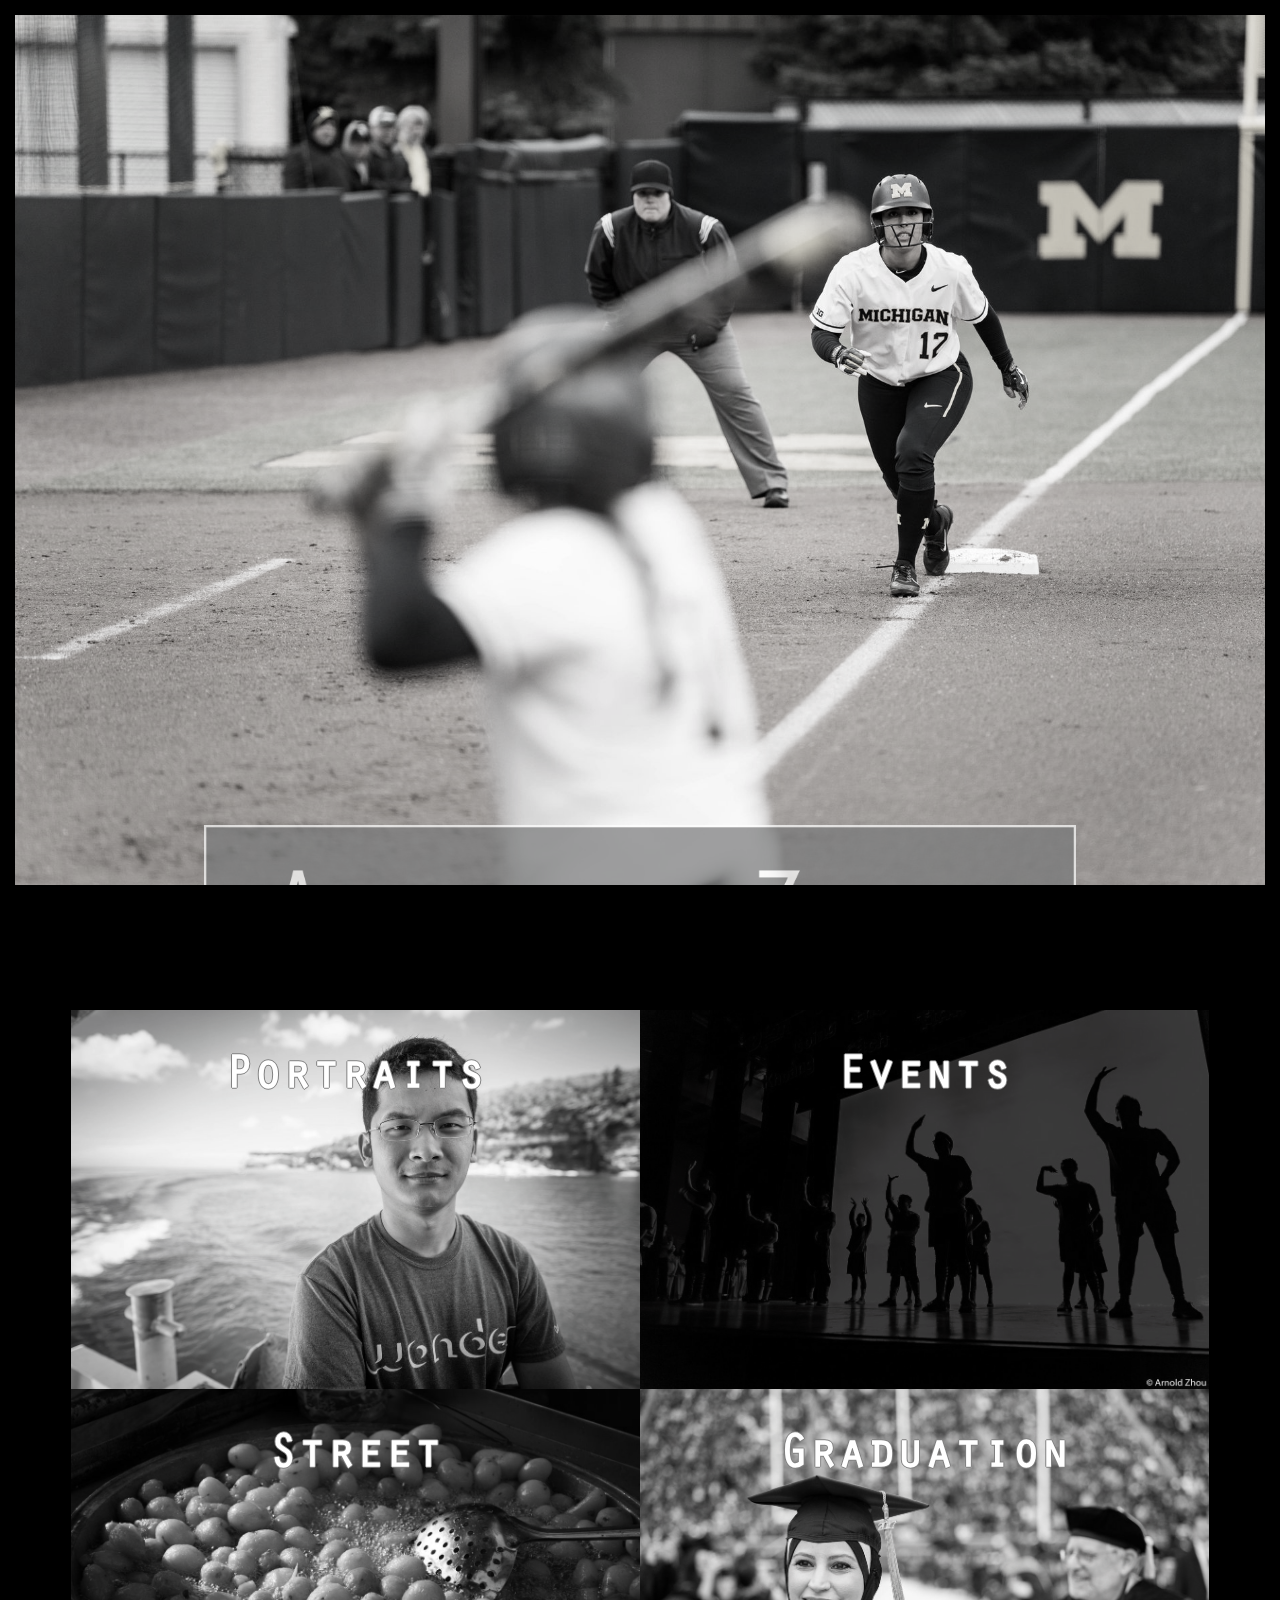
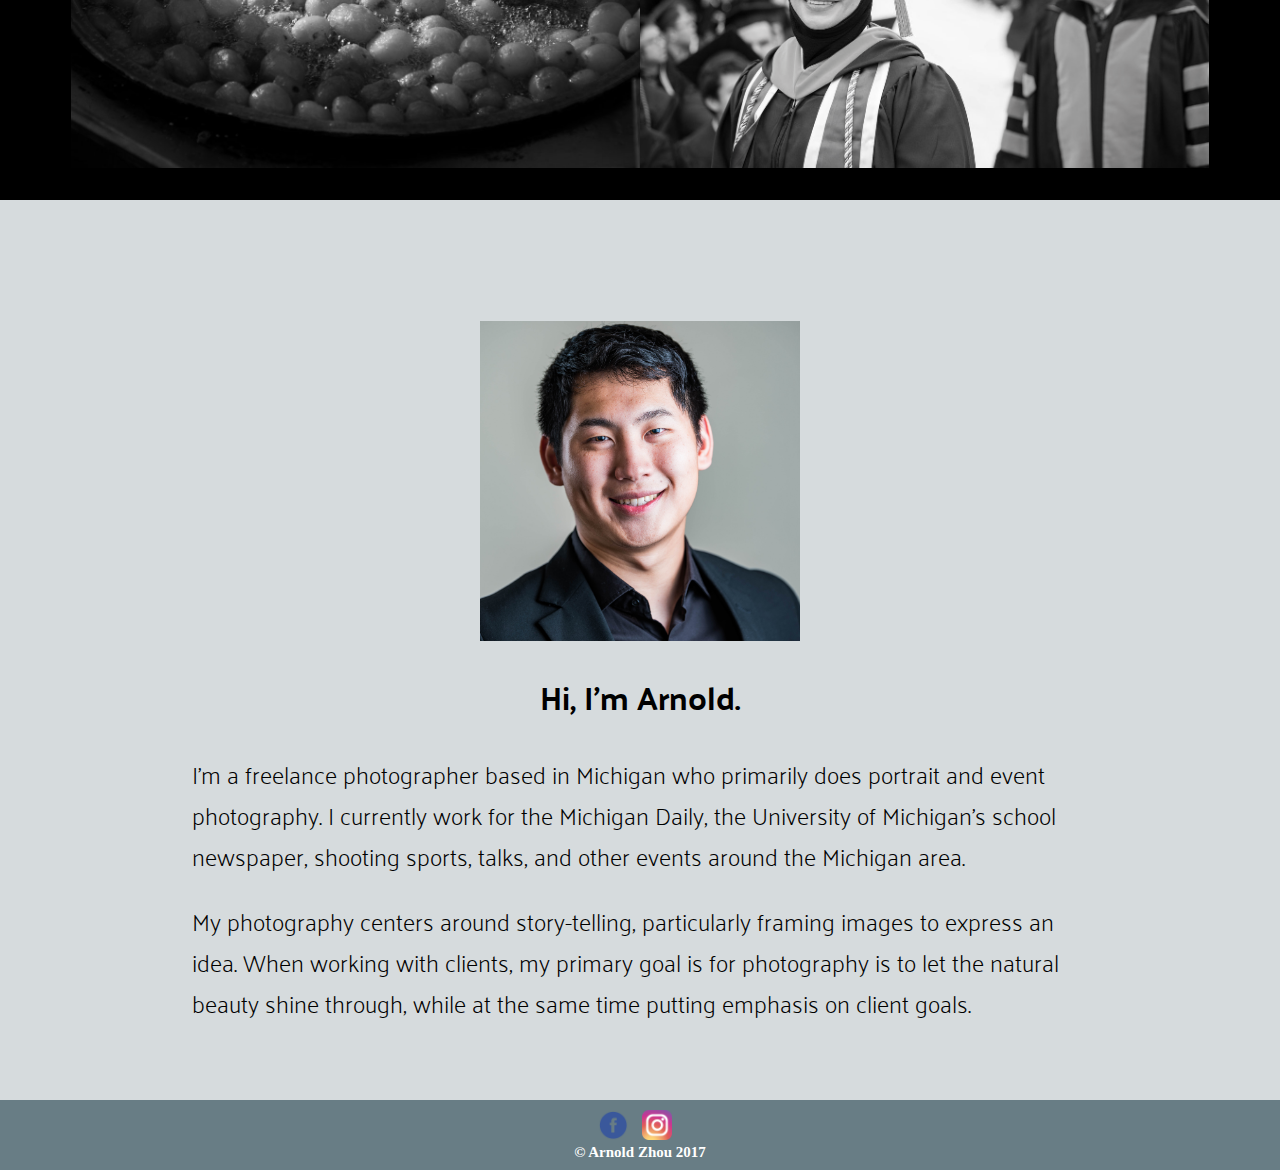
<file: index.html>
<!DOCTYPE html>
<html style="height: 100%;">
	<head>
		<title>Arnold Zhou - Visual Storyteller</title>
		<link rel="icon" href="favicon.ico">
		<meta charset="utf-8"></meta>
		<meta name="viewport" content="width=device-width, initial-scale=1"></meta>
		<!--Scripts-->
		<!--Needed for jquery-->
		<script src="https://ajax.googleapis.com/ajax/libs/jquery/3.1.1/jquery.min.js"></script>
		<!--created-->
		<link rel="stylesheet" href="index.css">
		<script src="assets/js/index.js"></script>
		<script src="assets/js/general.js"></script>
	</head>

	<body class="body-class">
		<div id="loading-screen">
			<h1 id="loading-words">Loading...</h1>
		</div>
		<div id="index-content">
			<section id="intro">
				<div class="intro-back">
					<div class="imageGrayscale">
						<div id="home-rotation-image-1" class="intro-class"></div>
						<div id="home-rotation-image-2" class="intro-class"></div>
						<a href="#work"><img src="assets/OtherPhotos/Arnold Zhou.png" id="intro-name" class="undragable"></img></a>
						<a href="#work"><img src="assets/OtherPhotos/arrow.png" id="intro-arrow" class="undragable"></img></a>
					</div>
				</div>
			</section>

			<section class="floatbar">
				<div id="index_floatable" class="floatable">
					<a href="#intro"><img src="assets/OtherPhotos/Arnold Zhou bw.png" class="float-logo undragable"></img></a>
					<button class="menu-collapsed-button" onclick="open_navbar_collapsed()">
						<span class="line"></span>
						<span class="line"></span>
						<span class="line"></span>
						<span class="line"></span>
					</button>
					<div class="navbar-collapsed-menu-drop">
						<a href="#about"><h1 class="floatbar-text">About</h1></a>
						<a href="#work"><h1 class="floatbar-text">Work</h1></a>	
						<a href="contact.html"><h1 class="floatbar-text">Contact</h1></a>
					</div>
					<div class="menu-full-choices">
						<div class="floatbar-options goto-contact">
							<a href="contact.html"><h1 class="floatbar-text">Contact</h1></a>
						</div>
						<div class="floatbar-options">
							<a class="goto-work" href="#work"><h1 class="floatbar-text">Work</h1></a>
						</div>
						<div class="floatbar-options">
							<a class="goto-about" href="#about"><h1 class="floatbar-text">About</h1></a>
						</div>
					</div>
				</div>
			</section>

			<!--HAVE TO LOOK INTO USING SPRITES INSTEAD OF SEPARATE IMAGES-->
			<!--https://css-tricks.com/css-sprites/-->
			<section id="work">
				<div class="pic-choice imageGrayscale">
					<div class="portraits-image imageGrayscale" onClick="document.location.href='portraits.html';">
						<h2>
							Portraits
						</h2>
					</div>
					<div class="events-image imageGrayscale" onClick="document.location.href='events.html';">
						<h2>
							Events
						</h2>
					</div>
					<div class="street-image imageGrayscale" onClick="document.location.href='street.html';">
						<h2>
							Street
						</h2>
					</div>
					<div class="graduation-image imageGrayscale" onClick="document.location.href='graduation.html';">
						<h2>
							Graduation
						</h2>
					</div>
				</div>
			</section>

			<section id="about">
				<div class="about-page">
					<img src="assets/OtherPhotos/Personal.jpg" class="about-pic undragable"></img>
					<div class="about-text">
						<h2>Hi, I'm Arnold.</h2>
						<p>I'm a freelance photographer based in Michigan who primarily does portrait and event photography. I currently work for the Michigan Daily, the University of Michigan's school newspaper, shooting sports, talks, and other events around the Michigan area.</p>

						<p>My photography centers around story-telling, particularly framing images to express an idea.
						When working with clients, my primary goal is for photography is to let the natural beauty shine through, while at the same time putting emphasis on client goals.</p>
					</div>
			</section>
			<div class="copyright">
				<a href="https://facebook.com/arnoldzhouphoto"><img src="assets/OtherPhotos/facebook.png" alt="Facebook"></a>
				<a href="https://www.instagram.com/azoom1396/"><img src="assets/OtherPhotos/instagram.png" alt="Instagram"></a>
				<h3>©  Arnold Zhou 2017</h3>
			</div>
		</div>
	</body>
</html>
</file>
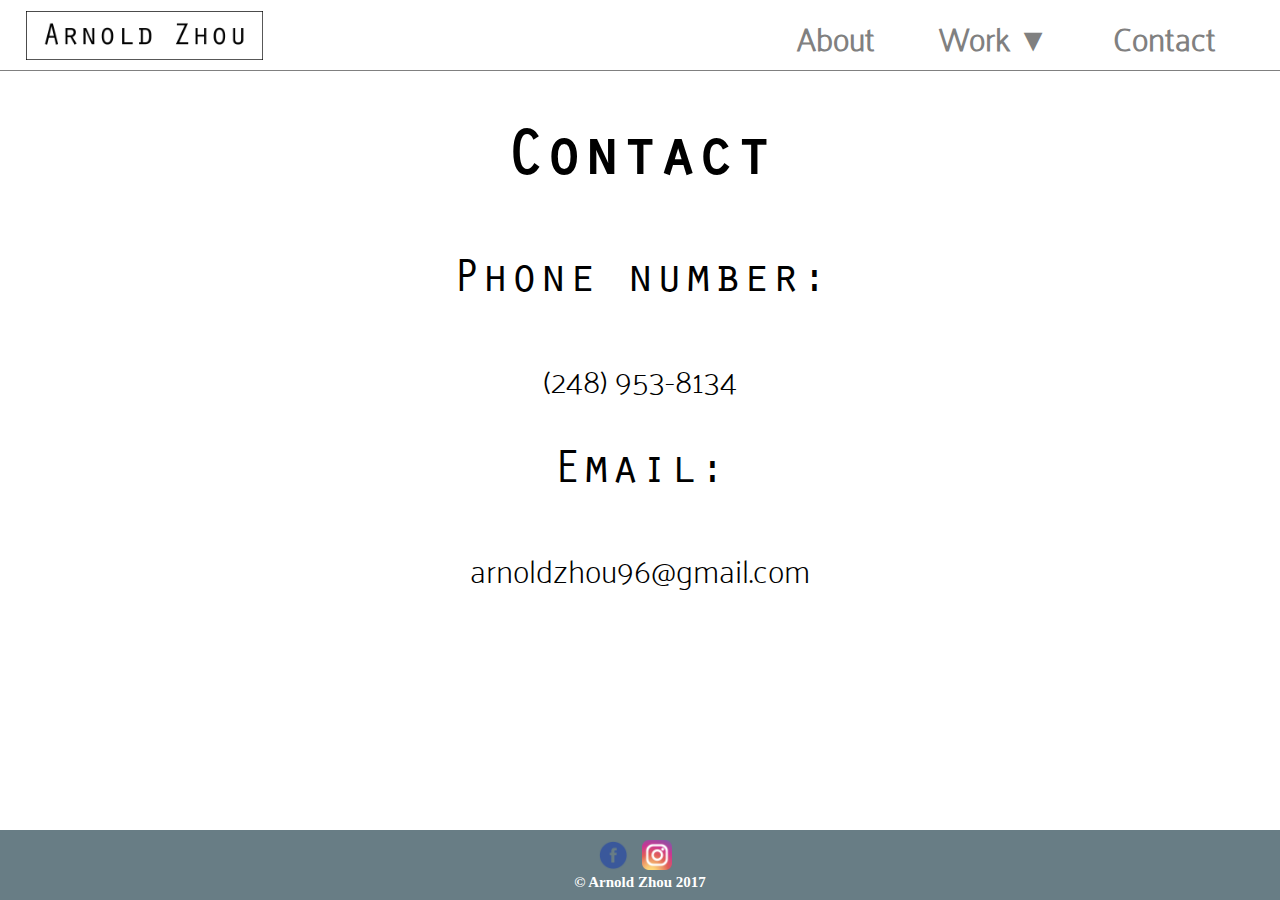
<file: contact.html>
<!DOCTYPE html>
<html>
	<head>
		<title>Arnold Zhou | Contact</title>
		<link rel="icon" href="favicon.ico">
		<meta charset="utf-8"></meta>
		<meta name="viewport" content="width=device-width, initial-scale=1"></meta>
		<!--Scripts-->
		<!--Needed for jquery-->
		<script src="https://ajax.googleapis.com/ajax/libs/jquery/3.1.1/jquery.min.js"></script>
		<!--created-->
		<link rel="stylesheet" href="index.css">
		<link rel="stylesheet" href="portraits.css">
		<link rel="stylesheet" href="contact.css">
		<script src="assets/js/general.js"></script>
	</head>
	<body class="body-class">
		<section class="floatbar">
			<div class="floatable">
				<a href="index.html#intro"><img src="assets/OtherPhotos/Arnold Zhou bw.png" class="float-logo undragable"></img></a>
				<button class="menu-collapsed-button" onclick="open_navbar_collapsed()">
					<span class="line"></span>
					<span class="line"></span>
					<span class="line"></span>
					<span class="line"></span>
				</button>
				<div class="navbar-collapsed-menu-drop">
					<a href="index.html#about"><h1 class="floatbar-text">About</h1></a>
					<a href="index.html#work">
						<h1 class="floatbar-text collapse-floatbar-drop">Work
							<div class="floatbar-dropdown">
								<div><a href="portraits.html"><h3>Portraits</h3></a></div>
								<div><a href="events.html"><h3>Events</h3></a></div>
								<div><a href="street.html"><h3>Street</h3></a></div>
								<div><a href="graduation.html"><h3>Graduation</h3></a></div>
							</div>
						</h1>
					</a>
					<a href="contact.html"><h1 class="floatbar-text">Contact</h1></a>
				</div>
				<div class="menu-full-choices">
					<div class="floatbar-options goto-contact">
						<a href="contact.html"><h1 class="floatbar-text">Contact</h1></a>
					</div>
					<div class="floatbar-options floatbar-drop">
						<a class="goto-work" href="index.html#work"><h1 class="floatbar-text">Work ▼</h1></a>
						<div class="floatbar-dropdown">
							<div><a href="portraits.html"><h3>Portraits</h3></a></div>
							<div><a href="events.html"><h3>Events</h3></a></div>
							<div><a href="street.html"><h3>Street</h3></a></div>
							<div><a href="graduation.html"><h3>Graduation</h3></a></div>
						</div>
					</div>
					<div class="floatbar-options">
						<a class="goto-about" href="index.html#about"><h1 class="floatbar-text">About</h1></a>
					</div>
				</div>
			</div>
		</section>

		<section id="contact-section">
			<div id="contact-container">
				<h2>Contact</h2>
				<p>Phone number:</p>
				<p>(248) 953-8134</p>
				<p>Email:</p>
				<p>arnoldzhou96@gmail.com</p>
			</div>
		</section>
		<div class="copyright contact-copyright">
			<a href="https://facebook.com/arnoldzhouphoto"><img src="assets/OtherPhotos/facebook.png" alt="Facebook"></a>
			<a href="https://www.instagram.com/azoom1396/"><img src="assets/OtherPhotos/instagram.png" alt="Instagram"></a>
			<h3>©  Arnold Zhou 2017</h3>
		</div>
	</body>
</html>
</file>
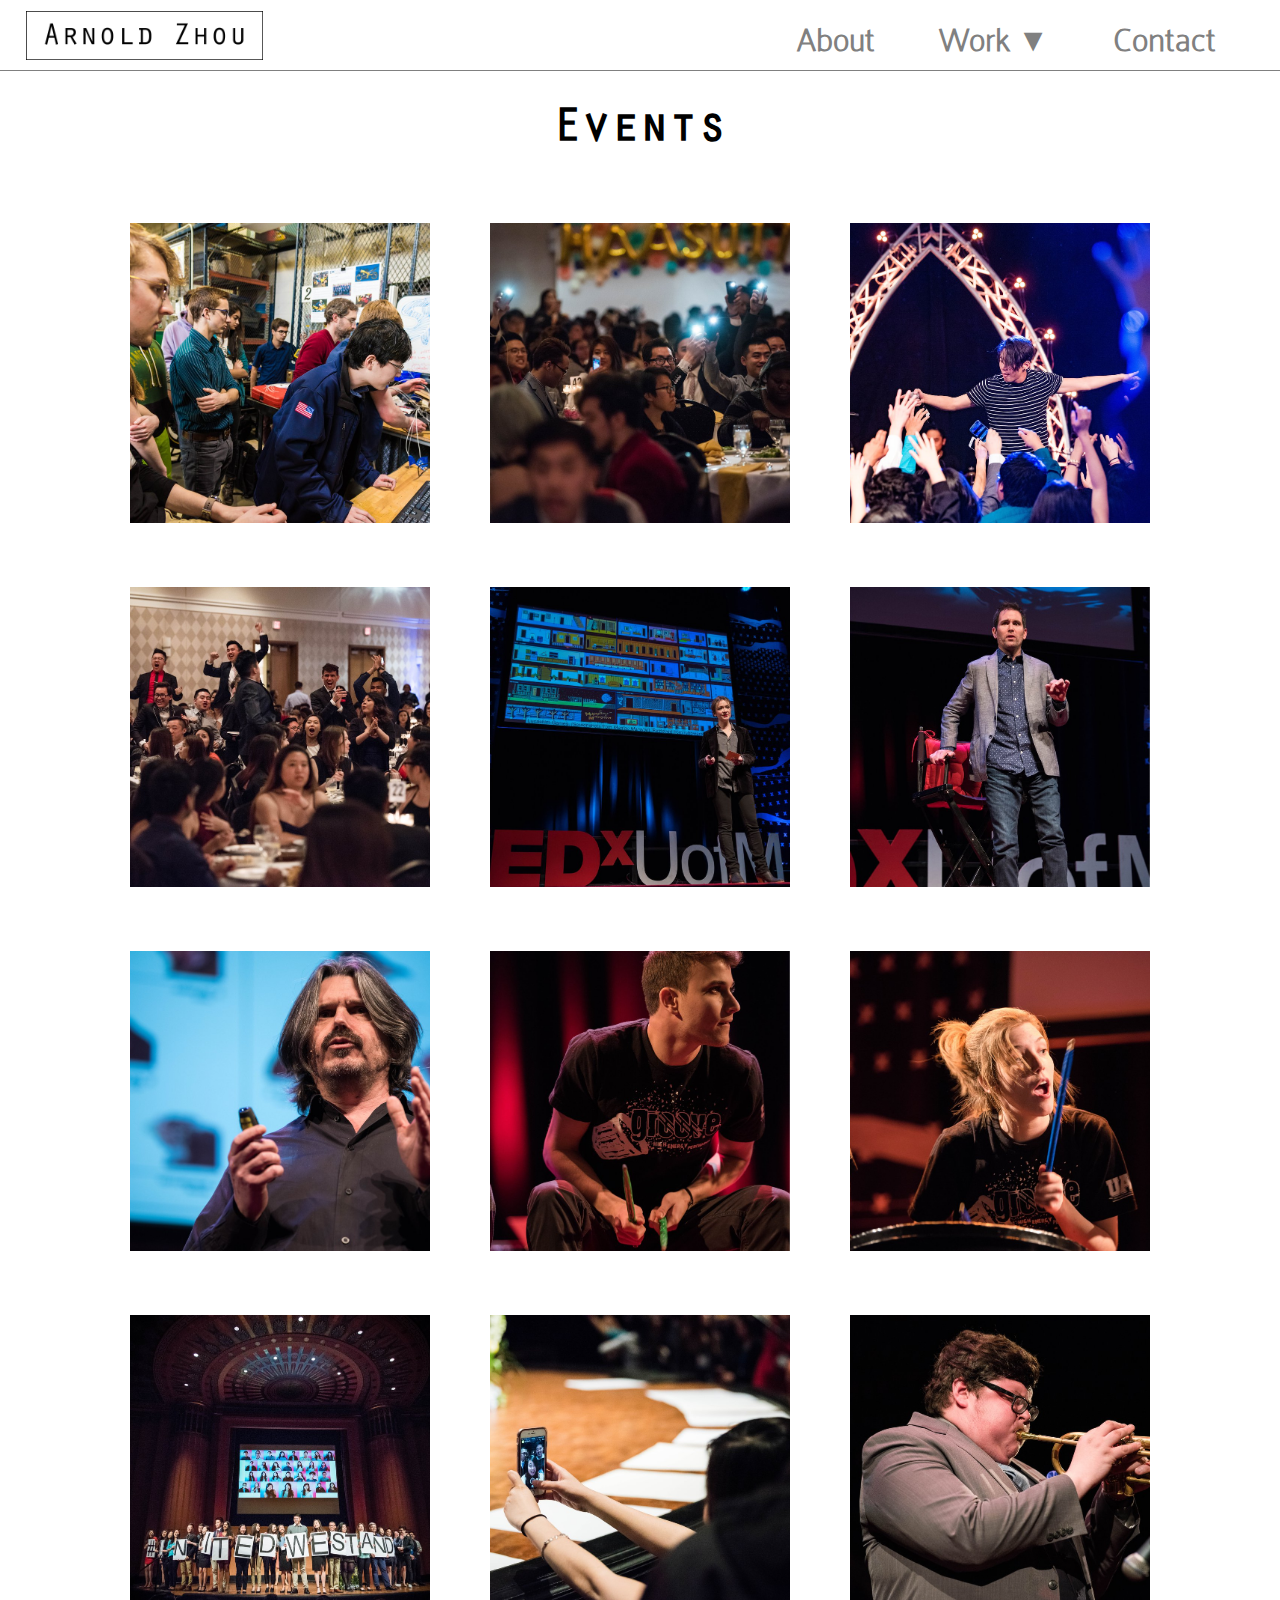
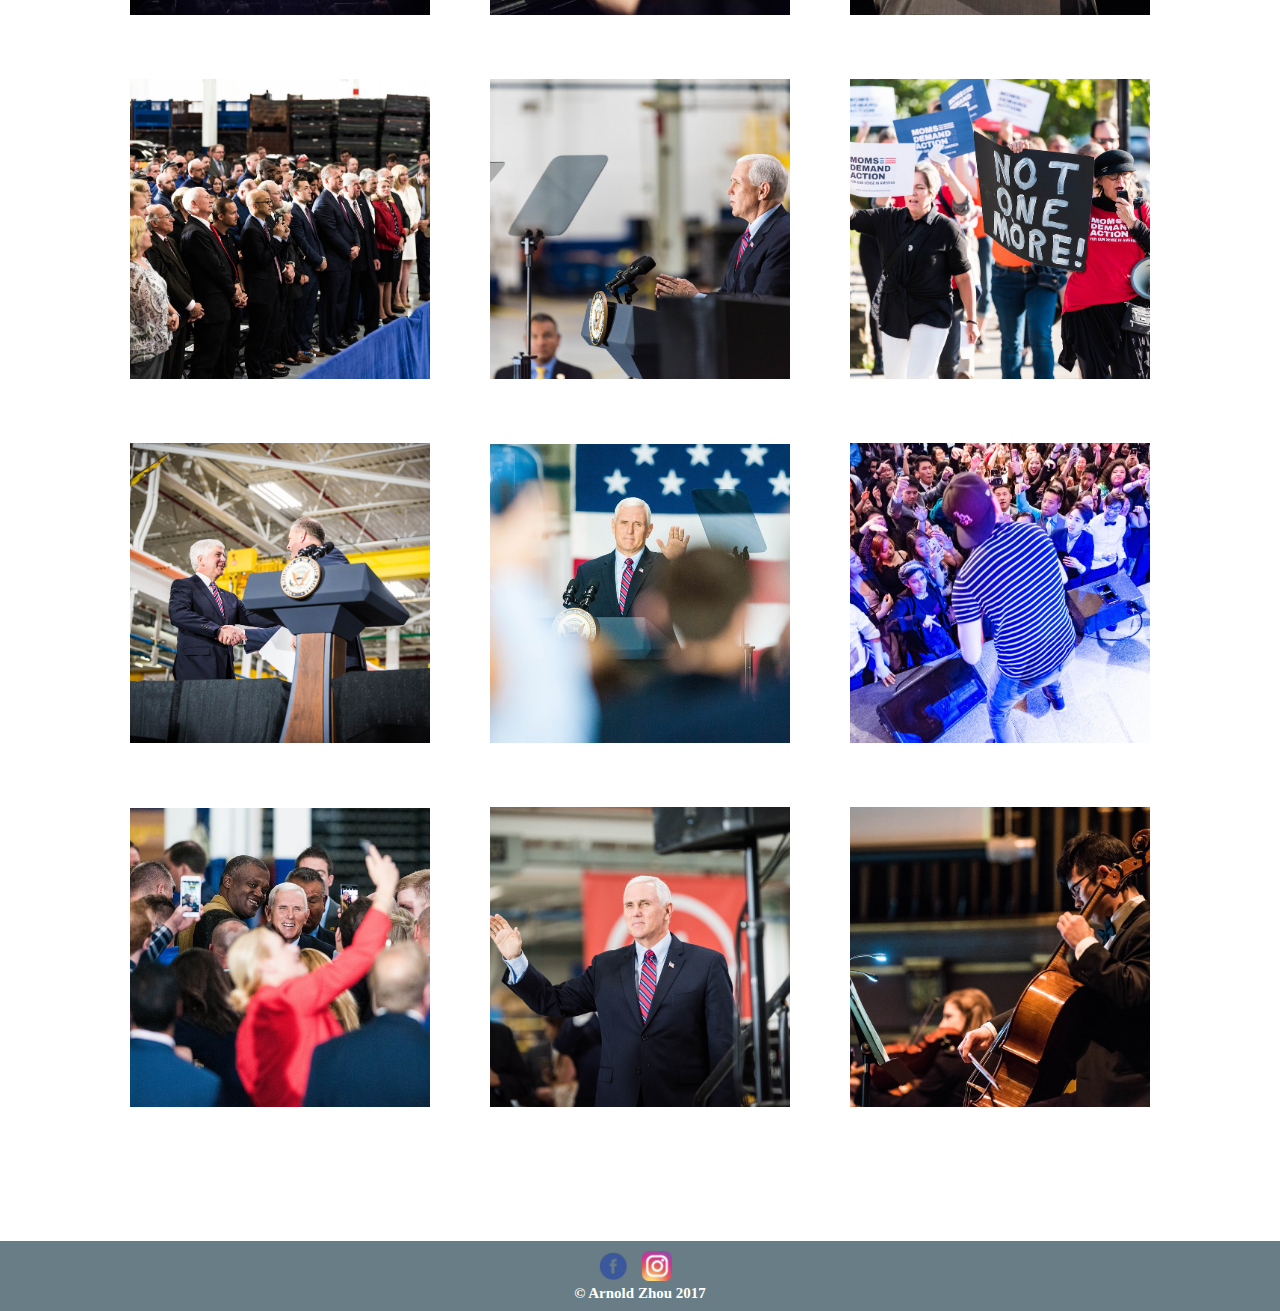
<file: events.html>
<!DOCTYPE html>
<html>
	<head>
		<title>Arnold Zhou | Events</title>
		<link rel="icon" href="favicon.ico">
		<meta charset="utf-8"></meta>
		<meta name="viewport" content="width=device-width, initial-scale=1"></meta>
		<!--Scripts-->
		<!--Needed for jquery-->
		<script src="https://ajax.googleapis.com/ajax/libs/jquery/3.1.1/jquery.min.js"></script>
		<!--created-->
		<link rel="stylesheet" href="index.css">
		<link rel="stylesheet" href="portraits.css">
		<script src="assets/js/pictures.js"></script>
		<script src="assets/js/general.js"></script>
	</head>
	<body class="body-class">
		<section class="floatbar">
			<div class="floatable">
				<a href="index.html#intro"><img src="assets/OtherPhotos/Arnold Zhou bw.png" class="float-logo undragable"></img></a>
				<button class="menu-collapsed-button" onclick="open_navbar_collapsed()">
					<span class="line"></span>
					<span class="line"></span>
					<span class="line"></span>
					<span class="line"></span>
				</button>
				<div class="navbar-collapsed-menu-drop">
					<a href="index.html#about"><h1 class="floatbar-text">About</h1></a>
					<a href="index.html#work">
						<h1 class="floatbar-text collapse-floatbar-drop">Work
							<div class="floatbar-dropdown">
								<div><a href="portraits.html"><h3>Portraits</h3></a></div>
								<div><a href="events.html"><h3>Events</h3></a></div>
								<div><a href="street.html"><h3>Street</h3></a></div>
								<div><a href="graduation.html"><h3>Graduation</h3></a></div>
							</div>
						</h1>
					</a>
					<a href="contact.html"><h1 class="floatbar-text">Contact</h1></a>
				</div>
				<div class="menu-full-choices">
					<div class="floatbar-options goto-contact">
						<a href="contact.html"><h1 class="floatbar-text">Contact</h1></a>
					</div>
					<div class="floatbar-options floatbar-drop">
						<a class="goto-work" href="index.html#work"><h1 class="floatbar-text">Work ▼</h1></a>
						<div class="floatbar-dropdown">
							<div><a href="portraits.html"><h3>Portraits</h3></a></div>
							<div><a href="events.html"><h3>Events</h3></a></div>
							<div><a href="street.html"><h3>Street</h3></a></div>
							<div><a href="graduation.html"><h3>Graduation</h3></a></div>
						</div>
					</div>
					<div class="floatbar-options">
						<a class="goto-about" href="index.html#about"><h1 class="floatbar-text">About</h1></a>
					</div>
				</div>
			</div>
		</section>

		<h1 class="page-name">Name</h1>

		<div class="loader-container">
			<div></div>
			<div></div>
			<div></div>
			<div></div>
		</div>

		<section class="photo-container" id="Events-container">
		</section>
		<section class="single-photo-container" oncontextmenu="return false;">
			<button type="button" class="close-button" aria-label="Close">
				<span>&times;</span>
			</button>
			<button type="button" class="move-button left-button">
				<span>&lsaquo;</span>
			</button>
			<div id="Events-container-large" class="large-picture-container">
			</div>
			<button type="button" class="move-button right-button">
				<span>&rsaquo;</span>
			</button>
		</section>
		<div class="copyright">
			<a href="https://facebook.com/arnoldzhouphoto"><img src="assets/OtherPhotos/facebook.png" alt="Facebook"></a>
			<a href="https://www.instagram.com/azoom1396/"><img src="assets/OtherPhotos/instagram.png" alt="Instagram"></a>
			<h3>©  Arnold Zhou 2017</h3>
		</div>
	</body>
</html>
</file>
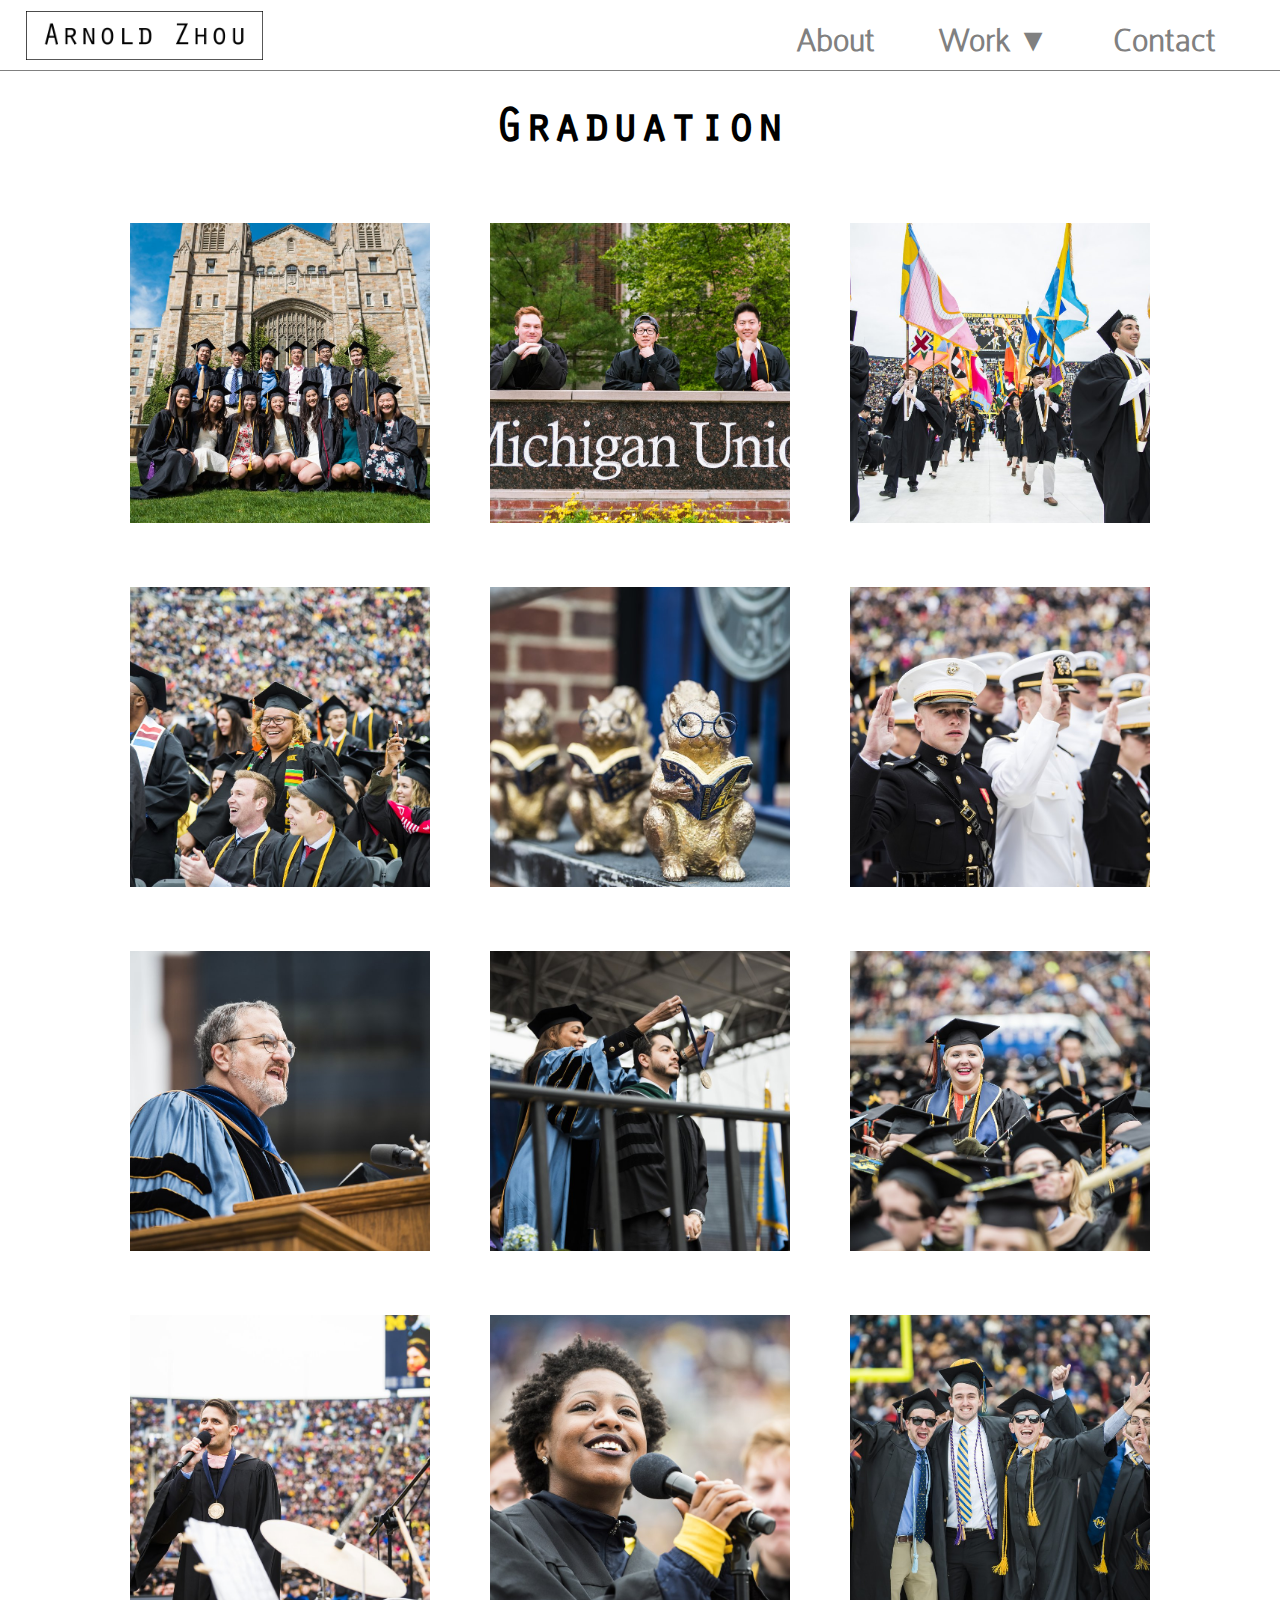
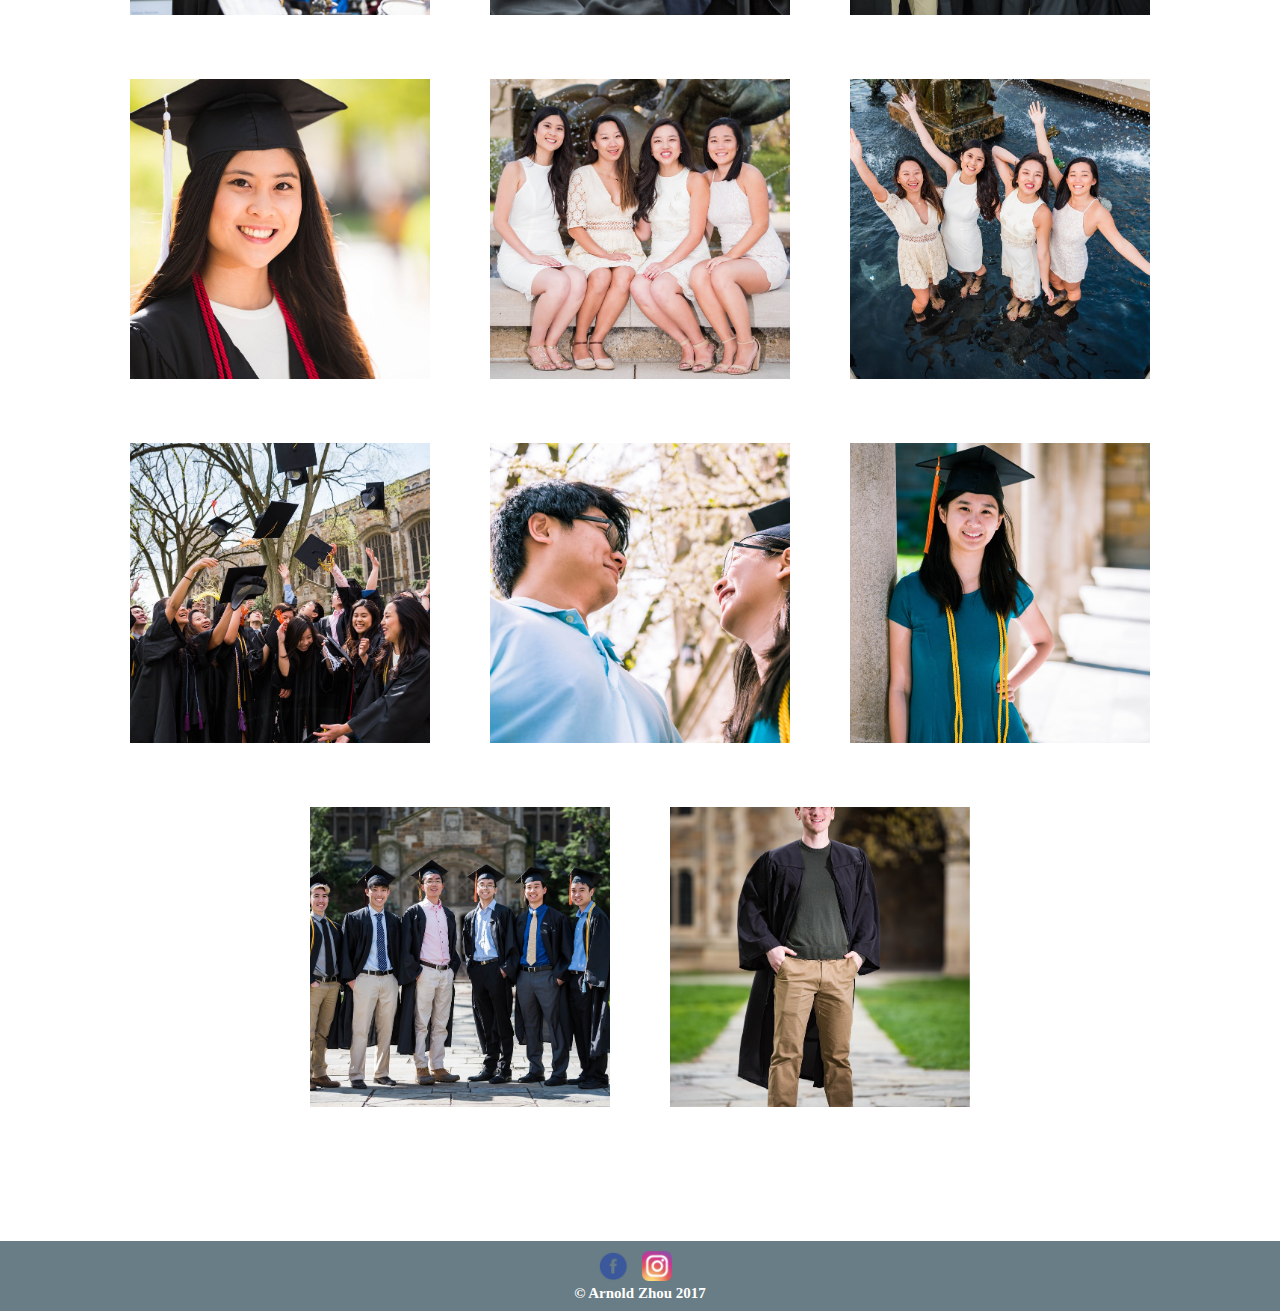
<file: graduation.html>
<!DOCTYPE html>
<html>
	<head>
		<title>Arnold Zhou | Graduation</title>
		<link rel="icon" href="favicon.ico">
		<meta charset="utf-8"></meta>
		<meta name="viewport" content="width=device-width, initial-scale=1"></meta>
		<!--Scripts-->
		<!--Needed for jquery-->
		<script src="https://ajax.googleapis.com/ajax/libs/jquery/3.1.1/jquery.min.js"></script>
		<!--created-->
		<link rel="stylesheet" href="index.css">
		<link rel="stylesheet" href="portraits.css">
		<script src="assets/js/pictures.js"></script>
		<script src="assets/js/general.js"></script>
	</head>
	<body class="body-class">
		<section class="floatbar">
			<div class="floatable">
				<a href="index.html#intro"><img src="assets/OtherPhotos/Arnold Zhou bw.png" class="float-logo undragable"></img></a>
				<button class="menu-collapsed-button" onclick="open_navbar_collapsed()">
					<span class="line"></span>
					<span class="line"></span>
					<span class="line"></span>
					<span class="line"></span>
				</button>
				<div class="navbar-collapsed-menu-drop">
					<a href="index.html#about"><h1 class="floatbar-text">About</h1></a>
					<a href="index.html#work">
						<h1 class="floatbar-text collapse-floatbar-drop">Work
							<div class="floatbar-dropdown">
								<div><a href="portraits.html"><h3>Portraits</h3></a></div>
								<div><a href="events.html"><h3>Events</h3></a></div>
								<div><a href="street.html"><h3>Street</h3></a></div>
								<div><a href="graduation.html"><h3>Graduation</h3></a></div>
							</div>
						</h1>
					</a>
					<a href="contact.html"><h1 class="floatbar-text">Contact</h1></a>
				</div>
				<div class="menu-full-choices">
					<div class="floatbar-options goto-contact">
						<a href="contact.html"><h1 class="floatbar-text">Contact</h1></a>
					</div>
					<div class="floatbar-options floatbar-drop">
						<a class="goto-work" href="index.html#work"><h1 class="floatbar-text">Work ▼</h1></a>
						<div class="floatbar-dropdown">
							<div><a href="portraits.html"><h3>Portraits</h3></a></div>
							<div><a href="events.html"><h3>Events</h3></a></div>
							<div><a href="street.html"><h3>Street</h3></a></div>
							<div><a href="graduation.html"><h3>Graduation</h3></a></div>
						</div>
					</div>
					<div class="floatbar-options">
						<a class="goto-about" href="index.html#about"><h1 class="floatbar-text">About</h1></a>
					</div>
				</div>
			</div>
		</section>

		<h1 class="page-name">Name</h1>

		<div class="loader-container">
			<div></div>
			<div></div>
			<div></div>
			<div></div>
		</div>

		<section class="photo-container" id="Graduation-container">
		</section>
		<section class="single-photo-container" oncontextmenu="return false;">
			<button type="button" class="close-button" aria-label="Close">
				<span>&times;</span>
			</button>
			<button type="button" class="move-button left-button">
				<span>&lsaquo;</span>
			</button>
			<div id="Graduation-container-large" class="large-picture-container">
			</div>
			<button type="button" class="move-button right-button">
				<span>&rsaquo;</span>
			</button>
		</section>
		<div class="copyright">
			<a href="https://facebook.com/arnoldzhouphoto"><img src="assets/OtherPhotos/facebook.png" alt="Facebook"></a>
			<a href="https://www.instagram.com/azoom1396/"><img src="assets/OtherPhotos/instagram.png" alt="Instagram"></a>
			<h3>©  Arnold Zhou 2017</h3>
		</div>
	</body>
</html>
</file>
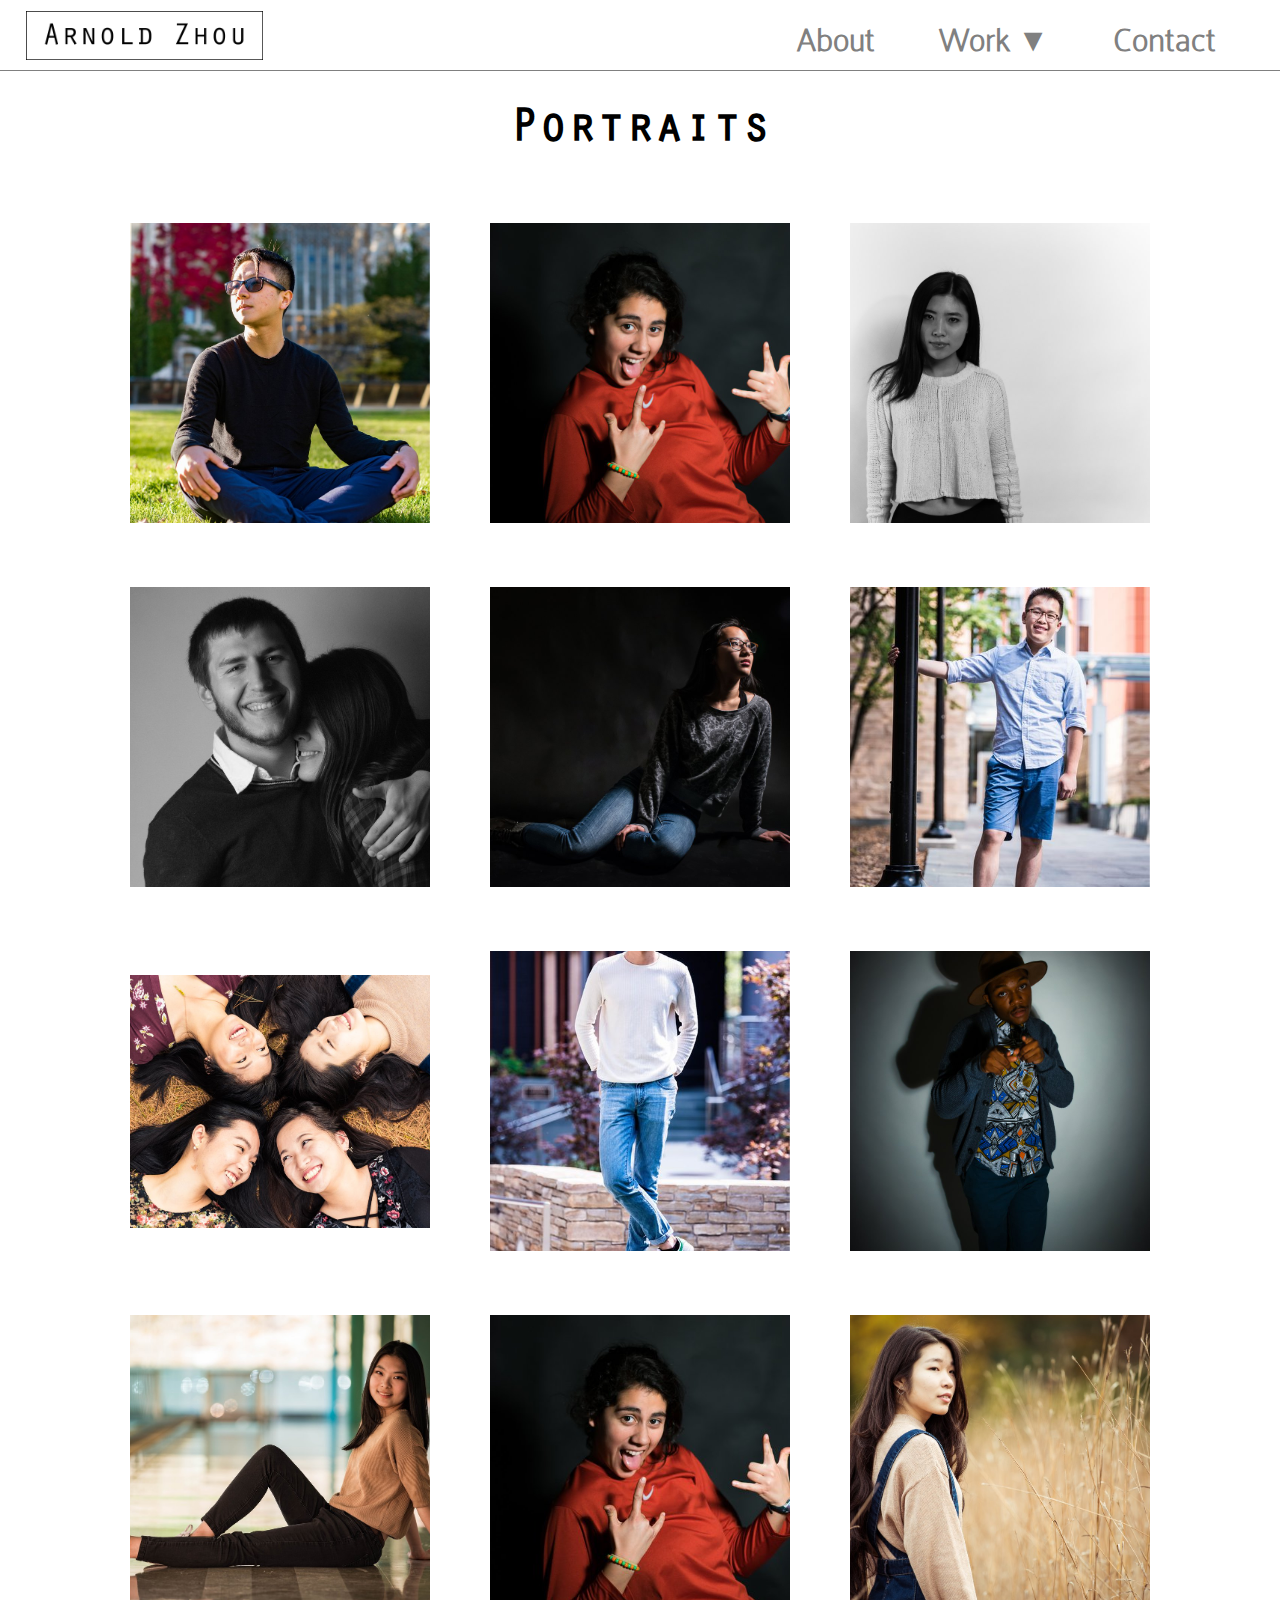
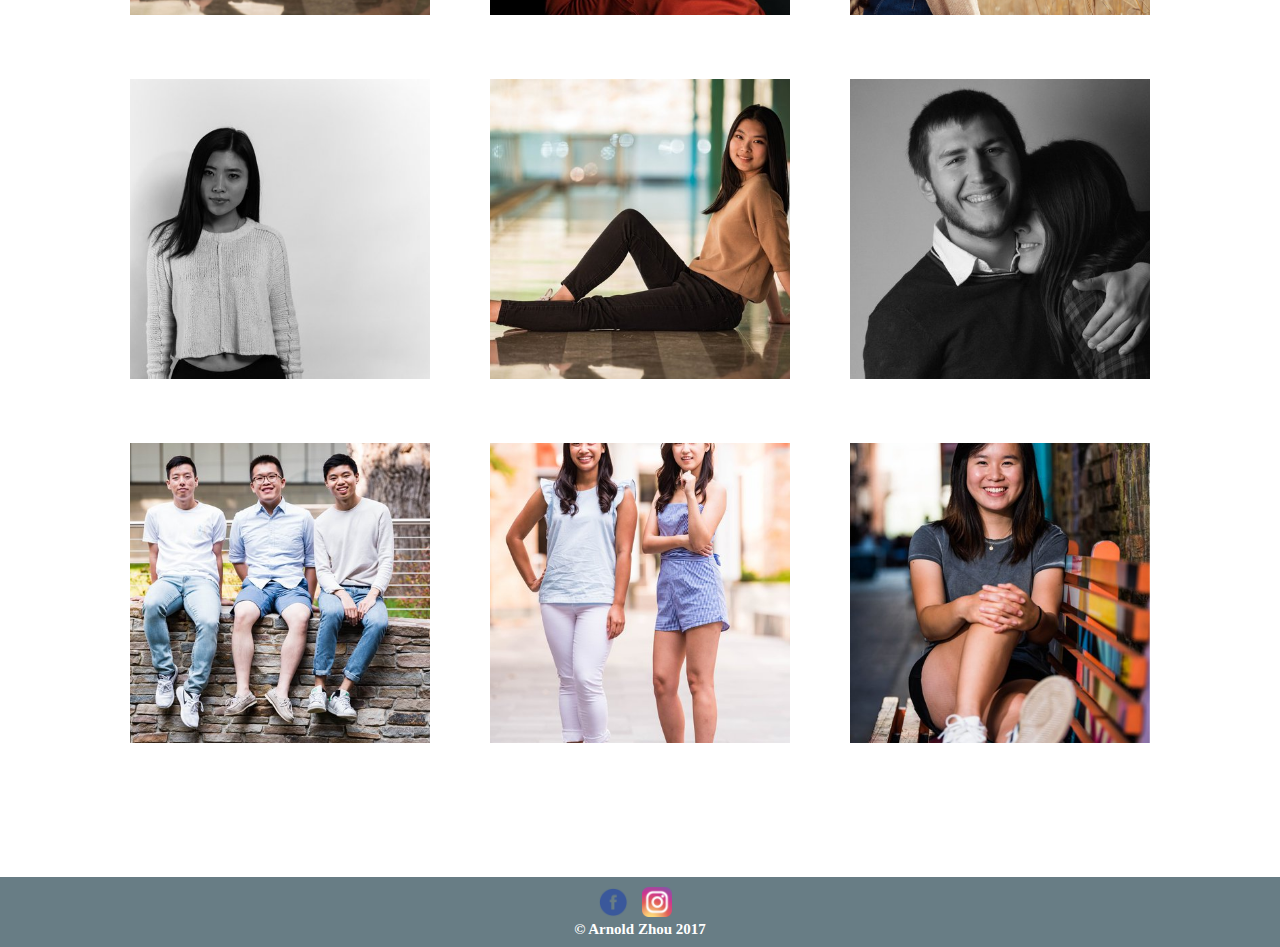
<file: portraits.html>
<!DOCTYPE html>
<html>
	<head>
		<title>Arnold Zhou | Portraits</title>
		<link rel="icon" href="favicon.ico">
		<meta charset="utf-8"></meta>
		<meta name="viewport" content="width=device-width, initial-scale=1"></meta>
		<!--Scripts-->
		<!--Needed for jquery-->
		<script src="https://ajax.googleapis.com/ajax/libs/jquery/3.1.1/jquery.min.js"></script>
		<!--created-->
		<link rel="stylesheet" href="index.css">
		<link rel="stylesheet" href="portraits.css">
		<script src="assets/js/pictures.js"></script>
		<script src="assets/js/general.js"></script>
	</head>
	<body class="body-class">
		<section class="floatbar">
			<div class="floatable">
				<a href="index.html#intro"><img src="assets/OtherPhotos/Arnold Zhou bw.png" class="float-logo undragable"></img></a>
				<button class="menu-collapsed-button" onclick="open_navbar_collapsed()">
					<span class="line"></span>
					<span class="line"></span>
					<span class="line"></span>
					<span class="line"></span>
				</button>
				<div class="navbar-collapsed-menu-drop">
					<a href="index.html#about"><h1 class="floatbar-text">About</h1></a>
					<a href="index.html#work">
						<h1 class="floatbar-text collapse-floatbar-drop">Work
							<div class="floatbar-dropdown">
								<div><a href="portraits.html"><h3>Portraits</h3></a></div>
								<div><a href="events.html"><h3>Events</h3></a></div>
								<div><a href="street.html"><h3>Street</h3></a></div>
								<div><a href="graduation.html"><h3>Graduation</h3></a></div>
							</div>
						</h1>
					</a>	
					<a href="contact.html"><h1 class="floatbar-text">Contact</h1></a>
				</div>
				<div class="menu-full-choices">
					<div class="floatbar-options goto-contact">
						<a href="contact.html"><h1 class="floatbar-text">Contact</h1></a>
					</div>
					<div class="floatbar-options floatbar-drop">
						<a class="goto-work" href="index.html#work"><h1 class="floatbar-text">Work ▼</h1></a>
						<div class="floatbar-dropdown">
							<div><a href="portraits.html"><h3>Portraits</h3></a></div>
							<div><a href="events.html"><h3>Events</h3></a></div>
							<div><a href="street.html"><h3>Street</h3></a></div>
							<div><a href="graduation.html"><h3>Graduation</h3></a></div>
						</div>
					</div>
					<div class="floatbar-options">
						<a class="goto-about" href="index.html#about"><h1 class="floatbar-text">About</h1></a>
					</div>
				</div>
			</div>
		</section>

		<h1 class="page-name">Name</h1>

		<div class="loader-container">
			<div></div>
			<div></div>
			<div></div>
			<div></div>
		</div>
		
		<section class="photo-container" id="Portraits-container">
			
			<!--img class="photo" src="Portraits/1.jpg" alt="Portrait1"></img-->
		</section>

		<section class="single-photo-container" oncontextmenu="return false;">
			<button type="button" class="close-button" aria-label="Close">
				<span>&times;</span>
			</button>
			<button type="button" class="move-button left-button">
				<span>&lsaquo;</span>
			</button>
			<div id="Portraits-container-large" class="large-picture-container">
			</div>
			<button type="button" class="move-button right-button">
				<span>&rsaquo;</span>
			</button>
		</section>
		<div class="copyright">
			<a href="https://facebook.com/arnoldzhouphoto"><img src="assets/OtherPhotos/facebook.png" alt="Facebook"></a>
			<a href="https://www.instagram.com/azoom1396/"><img src="assets/OtherPhotos/instagram.png" alt="Instagram"></a>
			<h3>©  Arnold Zhou 2017</h3>
		</div>
	</body>
</html>
</file>
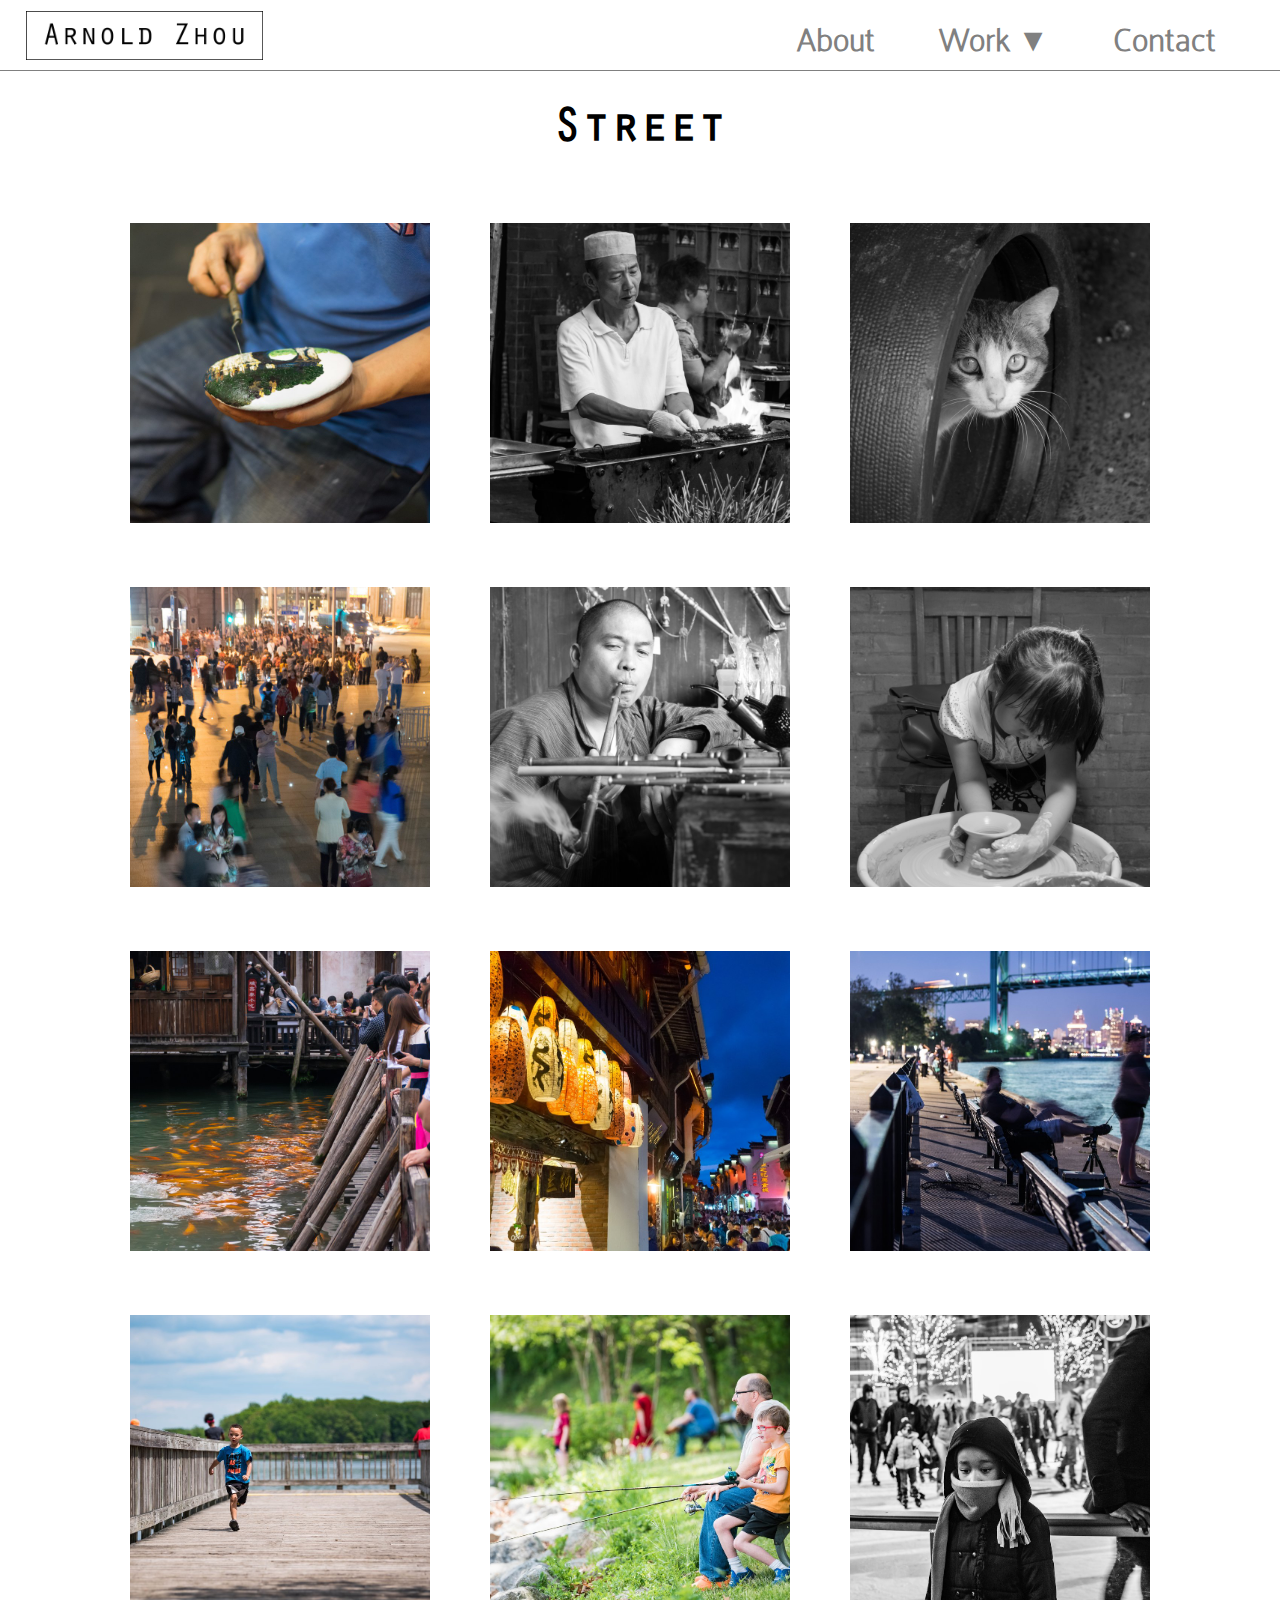
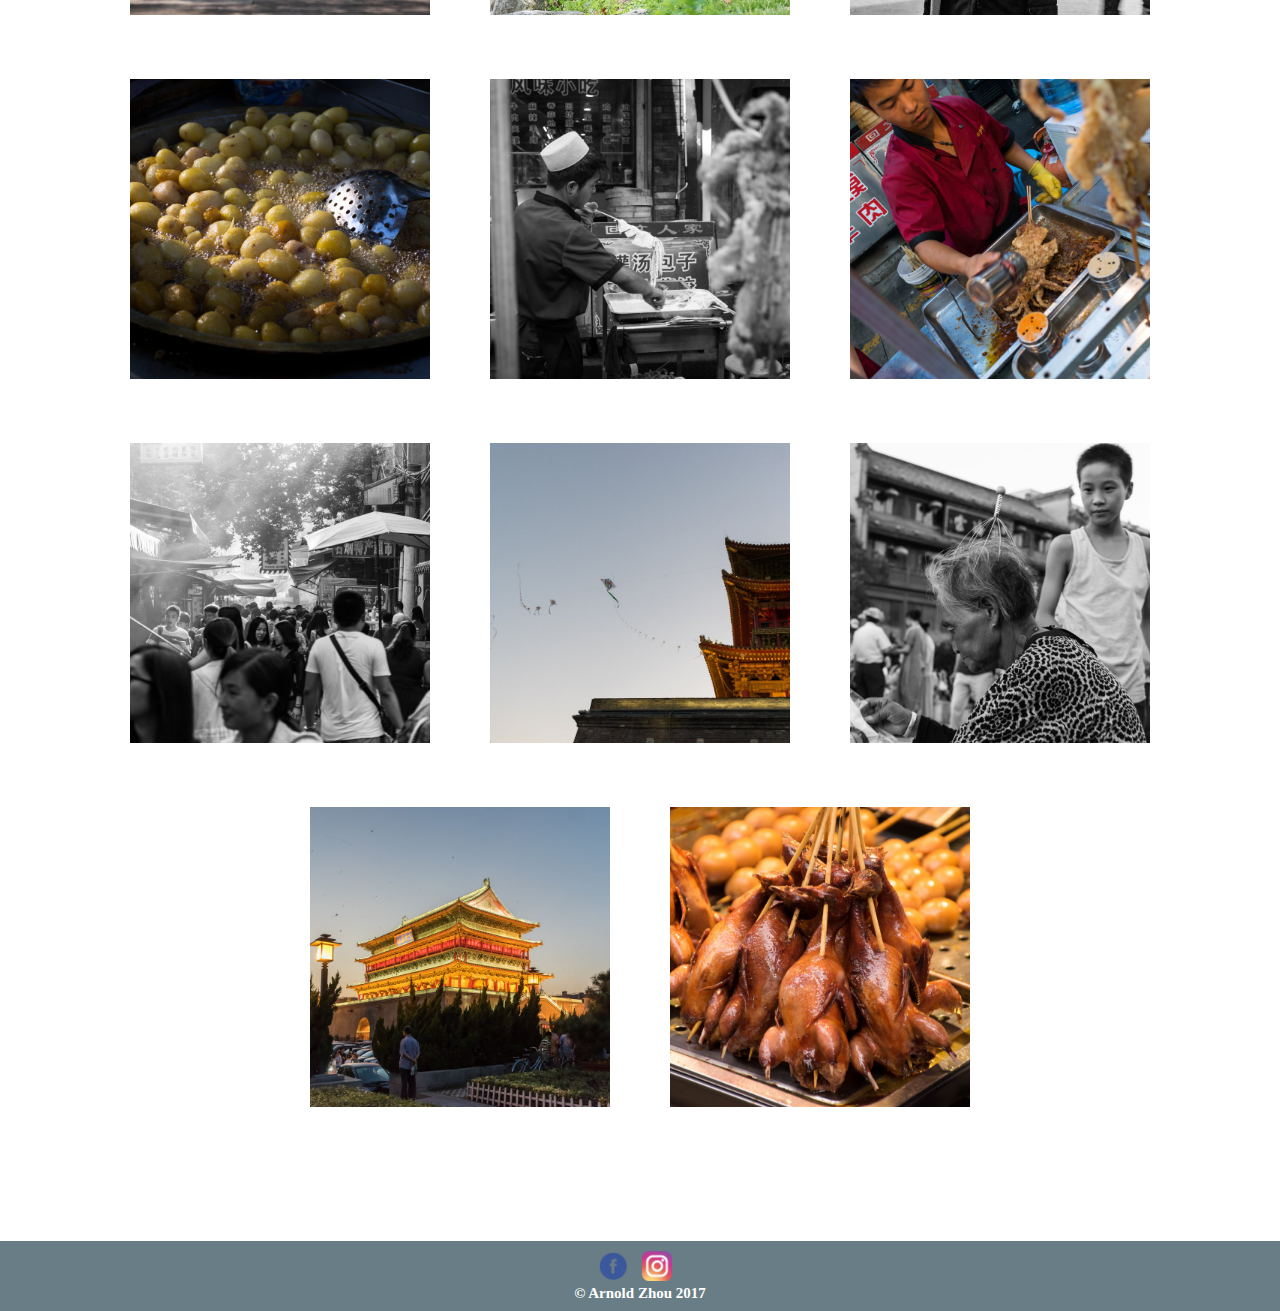
<file: street.html>
<!DOCTYPE html>
<html>
	<head>
		<title>Arnold Zhou | Street</title>
		<link rel="icon" href="favicon.ico">
		<meta charset="utf-8"></meta>
		<meta name="viewport" content="width=device-width, initial-scale=1"></meta>
		<!--Scripts-->
		<!--Needed for jquery-->
		<script src="https://ajax.googleapis.com/ajax/libs/jquery/3.1.1/jquery.min.js"></script>
		<!--created-->
		<link rel="stylesheet" href="index.css">
		<link rel="stylesheet" href="portraits.css">
		<script src="assets/js/pictures.js"></script>
		<script src="assets/js/general.js"></script>
	</head>
	<body class="body-class">
		<section class="floatbar">
			<div class="floatable">
				<a href="index.html#intro"><img src="assets/OtherPhotos/Arnold Zhou bw.png" class="float-logo undragable"></img></a>
				<button class="menu-collapsed-button" onclick="open_navbar_collapsed()">
					<span class="line"></span>
					<span class="line"></span>
					<span class="line"></span>
					<span class="line"></span>
				</button>
				<div class="navbar-collapsed-menu-drop">
					<a href="index.html#about"><h1 class="floatbar-text">About</h1></a>
					<a href="index.html#work">
						<h1 class="floatbar-text collapse-floatbar-drop">Work
							<div class="floatbar-dropdown">
								<div><a href="portraits.html"><h3>Portraits</h3></a></div>
								<div><a href="events.html"><h3>Events</h3></a></div>
								<div><a href="street.html"><h3>Street</h3></a></div>
								<div><a href="graduation.html"><h3>Graduation</h3></a></div>
							</div>
						</h1>
					</a>
					<a href="contact.html"><h1 class="floatbar-text">Contact</h1></a>
				</div>
				<div class="menu-full-choices">
					<div class="floatbar-options goto-contact">
						<a href="contact.html"><h1 class="floatbar-text">Contact</h1></a>
					</div>
					<div class="floatbar-options floatbar-drop">
						<a class="goto-work" href="index.html#work"><h1 class="floatbar-text">Work ▼</h1></a>
						<div class="floatbar-dropdown">
							<div><a href="portraits.html"><h3>Portraits</h3></a></div>
							<div><a href="events.html"><h3>Events</h3></a></div>
							<div><a href="street.html"><h3>Street</h3></a></div>
							<div><a href="graduation.html"><h3>Graduation</h3></a></div>
						</div>
					</div>
					<div class="floatbar-options">
						<a class="goto-about" href="index.html#about"><h1 class="floatbar-text">About</h1></a>
					</div>
				</div>
			</div>
		</section>

		<h1 class="page-name">Name</h1>

		<div class="loader-container">
			<div></div>
			<div></div>
			<div></div>
			<div></div>
		</div>

		<section class="photo-container" id="Street-container">
		</section>
		<section class="single-photo-container" oncontextmenu="return false;">
			<button type="button" class="close-button" aria-label="Close">
				<span>&times;</span>
			</button>
			<button type="button" class="move-button left-button">
				<span>&lsaquo;</span>
			</button>
			<div id="Street-container-large" class="large-picture-container">
			</div>
			<button type="button" class="move-button right-button">
				<span>&rsaquo;</span>
			</button>
		</section>
		<div class="copyright">
			<a href="https://facebook.com/arnoldzhouphoto"><img src="assets/OtherPhotos/facebook.png" alt="Facebook"></a>
			<a href="https://www.instagram.com/azoom1396/"><img src="assets/OtherPhotos/instagram.png" alt="Instagram"></a>
			<h3>©  Arnold Zhou 2017</h3>
		</div>
	</body>
</html>
</file>
<file: index.css>
.html{
	width: 100%;
	height: 100%;
}

@font-face{
	font-family: 'OratorStd';
	src: url("assets/fonts/OratorStd/OratorStd.otf");
}

@font-face{
	font-family: 'Palanquin';
	src: url("assets/fonts/Palanquin/palanquin-regular.ttf");
}

@font-face{
	font-family: 'Palanquin Bold';
	src: url("assets/fonts/Palanquin/palanquin-bold.ttf");
	font-weight: bold;
}

@font-face{
	font-family: 'Palanquin ExtraLight';
	src: url("assets/fonts/Palanquin/palanquin-extralight.ttf");
}

.unselectable{
  -webkit-touch-callout: none; /* iOS Safari */
    -webkit-user-select: none; /* Safari */
     -khtml-user-select: none; /* Konqueror HTML */
       -moz-user-select: none; /* Firefox */
        -ms-user-select: none; /* Internet Explorer/Edge */
            user-select: none; /* Non-prefixed version, currently
                                  supported by Chrome and Opera */
}

.undragable{
	user-drag: none; 
	user-select: none;
	-moz-user-select: none;
	-webkit-user-drag: none;
	-webkit-user-select: none;
	-ms-user-select: none;
}

.body-class{
	margin: 0;
	height: 100%;
	width: 100%;
}

.pic-choice{
	border-top: 110px solid black;
	border-bottom: 32px solid black;
	border-left: 71px solid black;
	border-right: 71px solid black;
	height: calc(100% - 71px);
	min-height: 600px;
	position: relative;
}

.pic-choice div{
	background-size: cover;
	text-align: center;
	cursor: pointer;
	float: left;
	width: 50%;
	height: 50%;
	min-height:100px;
	vertical-align: middle;
	display: inline-block;
	vertical-align: bottom;
	background-position: 50% 50%;
}

.pic-choice > div > h2{
	display: inline-flex;
	color: white;
	text-shadow: -1px 0 gray, 0 1px gray, 1px 0 gray, 0 -1px gray;
	font-size: 300%;
	font-family: OratorStd;
}

@media(max-width: 1000px){
	.pic-choice{
		border-left: 30px solid black;
		border-right: 30px solid black;
	}
	.pic-choice div{
		width: 100%;
		height: 25%;
	}
	.pic-choice > div > h2{
		font-size: 200%;
	}
}

.intro-back{
	position: relative;
	background: black;
	margin:0;
	top: 0;
	bottom: 0;
	overflow: hidden;
	width: 100%;
	height: 100%;
	border: 15px solid black;
	box-sizing: border-box;
	-webkit-animation: fadein 3s; /* Safari, Chrome and Opera > 12.1 */
       -moz-animation: fadein 3s; /* Firefox < 16 */
        -ms-animation: fadein 3s; /* Internet Explorer */
         -o-animation: fadein 3s; /* Opera < 12.1 */
            animation: fadein 3s;
}

.intro-class{
	z-index: 0;
	background-size: cover;
	background-repeat: no-repeat;
	background-position: 50% 100%;
	margin: 0px;
}

@keyframes fadein {
    from { opacity: 0; }
    to   { opacity: 1; }
}

/* Firefox < 16 */
@-moz-keyframes fadein {
    from { opacity: 0; }
    to   { opacity: 1; }
}

/* Safari, Chrome and Opera > 12.1 */
@-webkit-keyframes fadein {
    from { opacity: 0; }
    to   { opacity: 1; }
}

/* Internet Explorer */
@-ms-keyframes fadein {
    from { opacity: 0; }
    to   { opacity: 1; }
}

/* Opera < 12.1 */
@-o-keyframes fadein {
    from { opacity: 0; }
    to   { opacity: 1; }
}

#intro-name{
	height: 10%;
	text-align: center;
	position: absolute;
    top:0; bottom:0; left:0; right:0;
    margin: auto;
    min-height: 40px;
    cursor: pointer;
    background: #687D85;
    opacity: 0.7;
}

#intro-arrow{
	height: 10%;
	text-align: center;
	position: absolute;
	top:70%;bottom: 0;left:0;right:0;
	margin: auto;
	min-height: 40px;
	cursor: pointer;
	opacity: 0.5;
}

.imageGrayscale{
	-webkit-filter: grayscale(95%);
	-moz-filter: grayscale(95%);
	-o-filter: grayscale(95%);
	filter: grayscale(95%);
	-webkit-transition-property: -webkit-filter;
	-moz-transition-property: -moz-filter;
	-o-transition-property: -o-filter;
	transition-property: filter;
	-webkit-transition-duration: 0.7s;
	-moz-transition-duration: 0.7s;
	-o-transition-duration: 0.7s;
	transition-duration: 0.7s;
}

.imageGrayscale:hover{
	-webkit-filter: none;
	-moz-filter: none;
	-o-filter: none;
	filter: none;
	-webkit-transition-property: -webkit-filter;
	-moz-transition-property: -moz-filter;
	-o-transition-property: -o-filter;
	transition-property: filter;
	-webkit-transition-duration: 0.35s;
	-moz-transition-duration: 0.35s;
	-o-transition-duration: 0.35s;
	transition-duration: 0.35s;
}

.floatable{
	z-index: 1;
	position: fixed;
	height: 70px;
	min-height: 50px;
	width: 100%;
	top: 0;
	background: white;
	border-bottom: thin solid gray;
	font-family: Palanquin ExtraLight;
}

.float-logo{
	height: 70%;
	vertical-align: middle;
	float: left;
	cursor: pointer;
	margin: 11px 0% 0% 2%;
	position: relative;
}

.floatbar-text{
	text-align: center; 
	vertical-align: middle; 
	line-height: 100%;
	color: gray;
	cursor: pointer;
}

.floatbar-text:hover{
	color: #cecece;
	-webkit-transition-duration: 0.2s;
	transition-duration: 0.2s;
}

.floatbar-options{
	float: right;
	position: relative;
	margin: 0 5% 0 0;
	height: 100%;
	cursor: default;
}

.floatbar-options a{
	text-decoration: none;
	color: black
}

.collapse-floatbar-drop > a{
	color: gray !important;
}

.collapse-floatbar-drop:hover > a{
	color: #cecece !important;
}

.collapse-floatbar-drop > .floatbar-dropdown h3{
	height: 50px;
	line-height: 50px;
}

.collapse-floatbar-drop:hover .floatbar-dropdown{
	visibility: visible;
	z-index: 0;
	opacity: 1;
	top: 100px;
	width:200px;
	left:0;
	transition-delay: 0s, 0s, 0.3s;
}

.floatbar-drop:hover .floatbar-dropdown{
	visibility: visible;
	z-index: 0;
	opacity: 1;
	top: 50px;
	transition-delay: 0s, 0s, 0.3s;
}

.floatbar-dropdown{
	visibility: hidden;
	z-index: -1;
	opacity: 0;
	position: absolute;
	width: 128px;
	left: -35px;
	text-align: center;
	top: 25px;/*junk value*/
	transition: all 0.3s ease-in-out 0s, visibility 0s linear 0.3s;
}

.floatbar-dropdown h3{
	background: #687D85;
	color: white;
	margin: 0;
	border: 1px solid #687D85;
	font-size: 20px;
}

.floatbar-dropdown h3:hover{
	background: white;
	cursor: pointer;
	color: #686868;

}

.menu-collapsed-button{
	display: none;
	float: right;
	vertical-align: middle;
	width: 50px;
	margin-right: 3%;
	margin-top: 23px;
	cursor: pointer;
	border: 0;
	background: transparent;
}

.navbar-collapsed-menu-drop{
	display: none;
	right: 0;
	top: 71px;
	width: 200px;
	box-shadow: 0px 8px 16px 5px rgba(0,0,0,0.2);
	position: absolute;
	background: white;
	margin-top: -2px;
}

.navbar-collapsed-menu-drop a{
	text-decoration: none;
	color: black
}

.navbar-collapsed-menu-drop h1{
	font-family: Palanquin;
	font-size: 150%;
	font-weight: bold;
	margin: 0;
	padding-top: 15px;
	padding-bottom: 15px;
	border-bottom: thin solid gray;
}

.navbar-collapsed-menu-drop h1:hover{
	background: gray;
}

.navbar-collapsed-menu-drop a:last-child h1{
	border-bottom: 0;
}

.menu-full-choices{
	display: block;
}
@media(min-width: 800px){
	.navbar-collapsed-menu-drop{
		display: none !important;
	}
}
@media(max-width: 800px){
	.menu-full-choices{
		display: none;
	}
	.menu-collapsed-button{
		display: inline-block;
	}
}

.line{
	position: relative;
	top: 0px;
	right: 0px;
	display: block;
	width: 100%;
	height: 2px;
	margin-bottom: 5px;
	background-color: black;
}

.portraits-image{
	background: url("assets/OtherPhotos/Portraits.jpg");
}

.events-image{
	background: url("assets/OtherPhotos/Events.jpg");
}

.street-image{
	background: url("assets/OtherPhotos/Street.jpg");
}

.graduation-image{
	background: url("assets/OtherPhotos/Graduation.jpg");
}

.about-page{
	background: #d6dbdd;
	width: 100%;
	height: calc(100% - 71px);
	padding-top: 71px;
}

.about-pic{
	width: 25%;
	min-width: 300px;
	display: block;
	margin: auto;
	padding-top: 50px;
}

.about-text{
	display: block;
	margin: 0 auto;
	width: 70%;
	max-width: 1000px;
	-webkit-transition-duration: 0.35s;
	-moz-transition-duration: 0.35s;
	-o-transition-duration: 0.35s;
	transition-duration: 0.35s;
}

@media(max-width: 545px){
	.about-text{
		width: 90%;
		-webkit-transition-duration: 0.35s;
		-moz-transition-duration: 0.35s;
		-o-transition-duration: 0.35s;
		transition-duration: 0.35s;
	}
}

.about-text h2{
	text-align: center; 
	font-size: 200%;
	font-family: Palanquin Bold;
}

.about-text p{
	text-align: left;
	font-size: 150%;
	font-family:Palanquin ExtraLight;
}

#loading-screen{
	height: 100%;
	width: 100%;
	background: white;
	text-align: center;
	color: black;
	display:flex;
    align-items: center;
    justify-content: center;
}

#loading-words{
	margin: 0;
}

#index-content{
	display: none;
}

.copyright{
	width: 100%;
	height:70px;
	position: relative;
	background: #687D85;
	color: white;
	text-align: center;
}

.copyright img{
	height: 30px;
	width: auto;
	margin:10px 10px 0 0;
}

.copyright h3{
	margin: 0;
	width: 100%;
	font-size: 15px;
}

.contact-copyright{
	position: absolute;
	bottom: 0;
}
</file>
<file: portraits.css>
.photo-container{
	margin: 10px auto 50px auto;
	padding-bottom: 50px;
	max-width: 1080px;
	text-align: center;

	-webkit-animation: loadMove 2s ease-out	; /* Safari, Chrome and Opera > 12.1 */
       -moz-animation: loadMove 2s ease-out	; /* Firefox < 16 */
        -ms-animation: loadMove 2s ease-out	; /* Internet Explorer */
         -o-animation: loadMove 2s ease-out	; /* Opera < 12.1 */
            animation: loadMove 2s ease-out	;
}

@keyframes loadMove {
    from { 
    	margin: 200% auto 50px auto;
    }
    to   { 
    	margin: 10px auto 50px auto;
    }
}

/* Firefox < 16 */
@-moz-keyframes loadMove {
    from { 
    	margin: 200% auto 50px auto;
    }
    to   { 
    	margin: 10px auto 50px auto;
    }
}

/* Safari, Chrome and Opera > 12.1 */
@-webkit-keyframes loadMove {
    from { 
    	margin: 200% auto 50px auto;
    }
    to   { 
    	margin: 10px auto 50px auto;
    }
}

/* Internet Explorer */
@-ms-keyframes loadMove {
    from { 
    	margin: 200% auto 50px auto;
    }
    to   { 
    	margin: 10px auto 50px auto;
    }
}

/* Opera < 12.1 */
@-o-keyframes loadMove {
    from { 
    	margin: 200% auto 50px auto;
    }
    to   { 
    	margin: 10px auto 50px auto;
    }
}

.square-photo-container{
	overflow: hidden;
	position: relative;
	display: inline-block;
	height: 300px;
	width: 300px;
	margin: 30px;
}

.photo{
	position: absolute;
	transform: translate(-50%,0);
	max-height: 150%;
	max-width: 150%;
	top:0;bottom:0;right:0;left: 50%;
	margin: auto;
	cursor: pointer;
	-webkit-filter: brightness(1);
    filter: brightness(1);
	-webkit-transition-duration: 1s;
	transition-duration: 1s;
}

.square-photo-container:hover .photo{
	max-height: 100%;
	max-width: 100%;
	-webkit-filter: brightness(1.1);
    filter: brightness(1.1);
	-webkit-transition-duration: 0.3s;
	transition-duration: 0.3s;
}

.photoLarge{
	position: fixed;
	top:0;right:0;left:0;bottom:0;
	display: block;
	margin: auto;
	image-rendering: optimizeQuality;
	image-rendering: optimizeSpeed;
	image-rendering: -moz-crisp-edges;
	max-width: 80%;
	max-height: 100%;
	opacity: 0;
	-webkit-transition: opacity 0.3s;
    -moz-transition: opacity 0.3s;
    -o-transition: opacity 0.3s;
	transition: opacity 0.3s;
}

@media (max-width: 800px){
	.square-photo-container{
		width: auto;
		height: auto;
		overflow: auto;
		margin-top: 10px;
		margin-bottom: 0;
	}
	.photo{
		position: relative;
		width: 100%;
		height: auto;
		margin-top: 0px;
		margin-bottom: 1%;
		-webkit-filter: brightness(1);
    	filter: brightness(1);
	}
	.photo-container{
		max-width: 900px;
	}
	.square-photo-container:hover .photo{
		max-height: auto;
		max-width: auto;
		filter: none;
		-webkit-filter: none;
	}
}

.single-photo-container{
	width: 100%;
	height: 100%;
	position: fixed;
	top:0;right:0;left:0;bottom:0;
	display: block;
	margin: auto;
	background: black;
	background-color: rgba(0,0,0,0.7);
	visibility: hidden;
	z-index: 2;
}

.close-button{
	cursor: pointer;
	position: fixed;
	font-size: 500%;
	top: -1.2vh;
	right: 0;
	width: 5%;
	min-width: 100px;
	min-height: 100px;
	height: 7%;
	background: transparent;
	border: 0;
	text-align: center;
	color: white;
	z-index: 1;
}

.close-button:hover{
	background: black;
	opacity: 0.3;
}

.move-button{
	cursor: pointer;
	width: 10%;
	height: 10vw;
	min-height: 100px;
	background: transparent;
	font-size: 10vw;
	color: white;
	position: absolute;
	opacity: 0.5;
	top: 50%;
	transform: translateY(-40%);
	border: none;
}

.move-button:focus {/*remove highlighting when clicking*/
    outline-width: 0;
}

.move-button span{
	position: absolute;
	top: -1.7vw;
	left: 3vw;
}

@media(max-width: 1010px){/*width size for the arrow to be sized correctly*/
	.move-button span{
		font-size: 100px;
	}
}

.move-button:hover{
	background: white;
	color: black;
	opacity: 0.1;
}

.right-button{
	right: 0;
}

.page-name{
	opacity: 0;
	font-size: 300%;
	text-align: center;
	padding-top: 71px;
	font-family: OratorStd;
	-webkit-transition-duration: 0.35s;
	-moz-transition-duration: 0.35s;
	-o-transition-duration: 0.35s;
	transition-duration: 0.35s;
}

.loader-container{
	height: 100%;
	width: 100%;
	position: absolute;
	overflow-y: hidden;
	top:0;
}

@import "compass/css3";

.loader-container div {
	width: 10px;
	height: 10px;
	position: absolute;
	top: 50%;
	transform: translateY(-50%);
}

.loader-container div:nth-child(1) {
	opacity:0;
	background-color: #7dacb6;
	animation: move 2s infinite cubic-bezier(.2,.64,.81,.23);
}
.loader-container div:nth-child(2) {
	opacity:0;
	background-color: #e0e591;
	animation: move 2s 150ms infinite cubic-bezier(.2,.64,.81,.23);
}
.loader-container div:nth-child(3) {
	opacity:0;
	background-color: #7de7af;
	animation: move 2s 300ms infinite cubic-bezier(.2,.64,.81,.23);
}
.loader-container div:nth-child(4) {
	opacity:0;
	background-color: #e7ad7d;
	animation: move 2s 450ms infinite cubic-bezier(.2,.64,.81,.23);
}


@keyframes move {
  0% {
  	left: 10%;
  	opacity:0;
  }
  5%{
  	opacity:1;
  }
  95%{
  	opacity:1;
  }
  100% {
  	left: 90%;
  	opacity:0;
  }
}
</file>
<file: contact.css>
#contact-section{
  	position: absolute;
  	top: 0; left: 0; right: 0;
	display: flex;
	height: 70%;
}

#contact-container{
	padding-top: 71px;
	align-self: center;
	margin: auto;
}

#contact-container h2{
	font-size: 400%;
	text-align: center;
	font-family: OratorStd;
}

#contact-container p{
	font-family: Palanquin ExtraLight;
	font-size:200%;
	text-align: center;
	position:relative;
	margin: 10% auto;
}

#contact-container p:nth-child(even){
	font-family:OratorStd;
	font-size: 300%;
}
</file>
